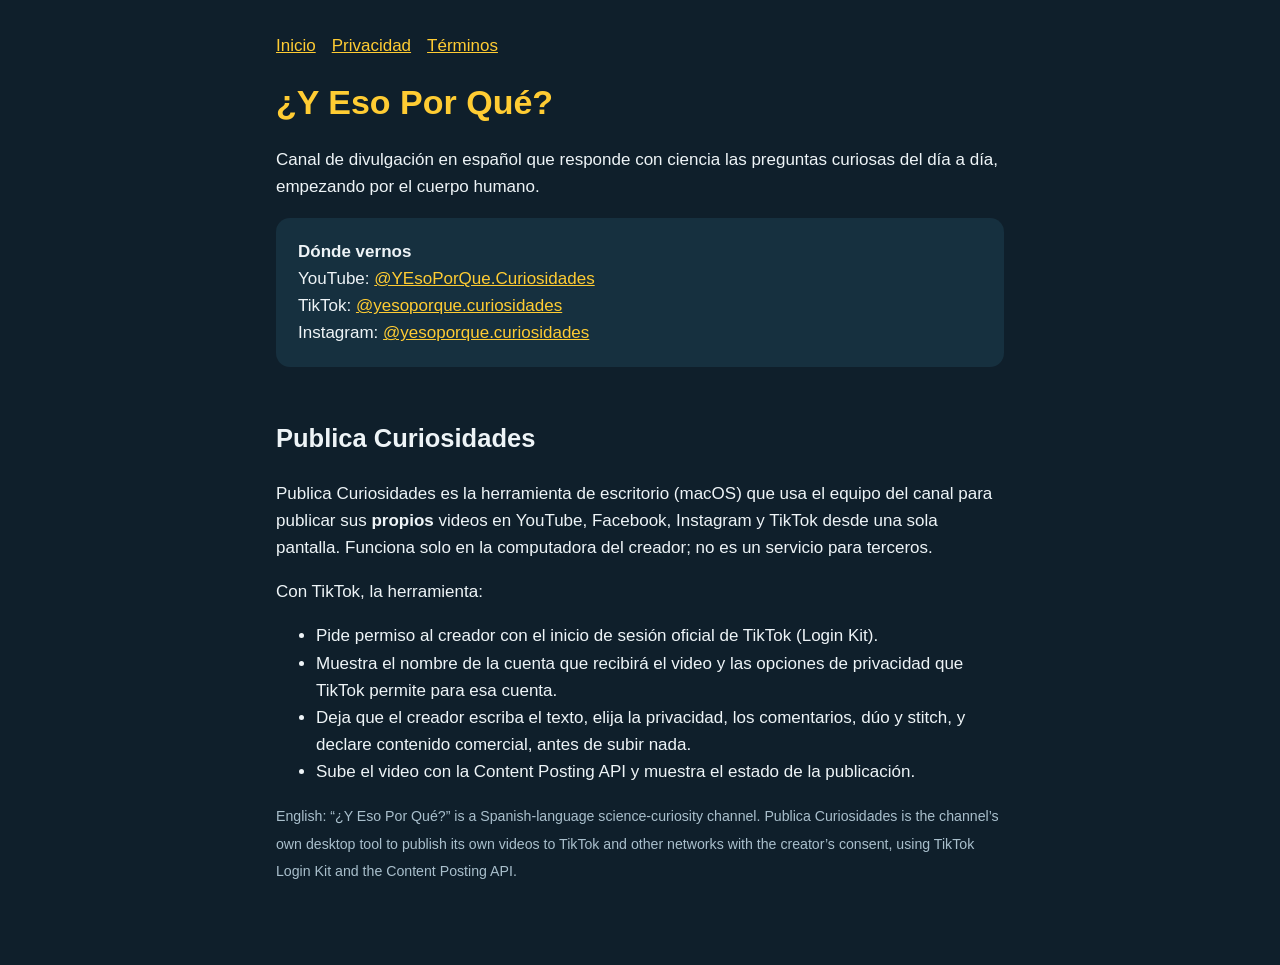
<file: index.html>
<!doctype html><html lang="es"><head><meta charset="utf-8"><meta name="viewport" content="width=device-width,initial-scale=1">
<title>¿Y Eso Por Qué? — Publica Curiosidades</title><link rel="stylesheet" href="estilo.css"></head><body><main>
<nav><a href="index.html">Inicio</a><a href="privacidad.html">Privacidad</a><a href="terminos.html">Términos</a></nav>
<h1>¿Y Eso Por Qué?</h1>
<p>Canal de divulgación en español que responde con ciencia las preguntas curiosas del día a día, empezando por el cuerpo humano.</p>
<div class="card"><b>Dónde vernos</b><br>
YouTube: <a href="https://www.youtube.com/@YEsoPorQue.Curiosidades">@YEsoPorQue.Curiosidades</a><br>
TikTok: <a href="https://www.tiktok.com/@yesoporque.curiosidades">@yesoporque.curiosidades</a><br>
Instagram: <a href="https://www.instagram.com/yesoporque.curiosidades">@yesoporque.curiosidades</a></div>
<h2>Publica Curiosidades</h2>
<p>Publica Curiosidades es la herramienta de escritorio (macOS) que usa el equipo del canal para publicar sus <b>propios</b> videos en
YouTube, Facebook, Instagram y TikTok desde una sola pantalla. Funciona solo en la computadora del creador; no es un servicio para terceros.</p>
<p>Con TikTok, la herramienta:</p>
<ul><li>Pide permiso al creador con el inicio de sesión oficial de TikTok (Login Kit).</li>
<li>Muestra el nombre de la cuenta que recibirá el video y las opciones de privacidad que TikTok permite para esa cuenta.</li>
<li>Deja que el creador escriba el texto, elija la privacidad, los comentarios, dúo y stitch, y declare contenido comercial, antes de subir nada.</li>
<li>Sube el video con la Content Posting API y muestra el estado de la publicación.</li></ul>
<p class="mu"><small>English: “¿Y Eso Por Qué?” is a Spanish-language science-curiosity channel. Publica Curiosidades is the channel’s own
desktop tool to publish its own videos to TikTok and other networks with the creator’s consent, using TikTok Login Kit and the Content Posting API.</small></p>
</main></body></html>
</file>
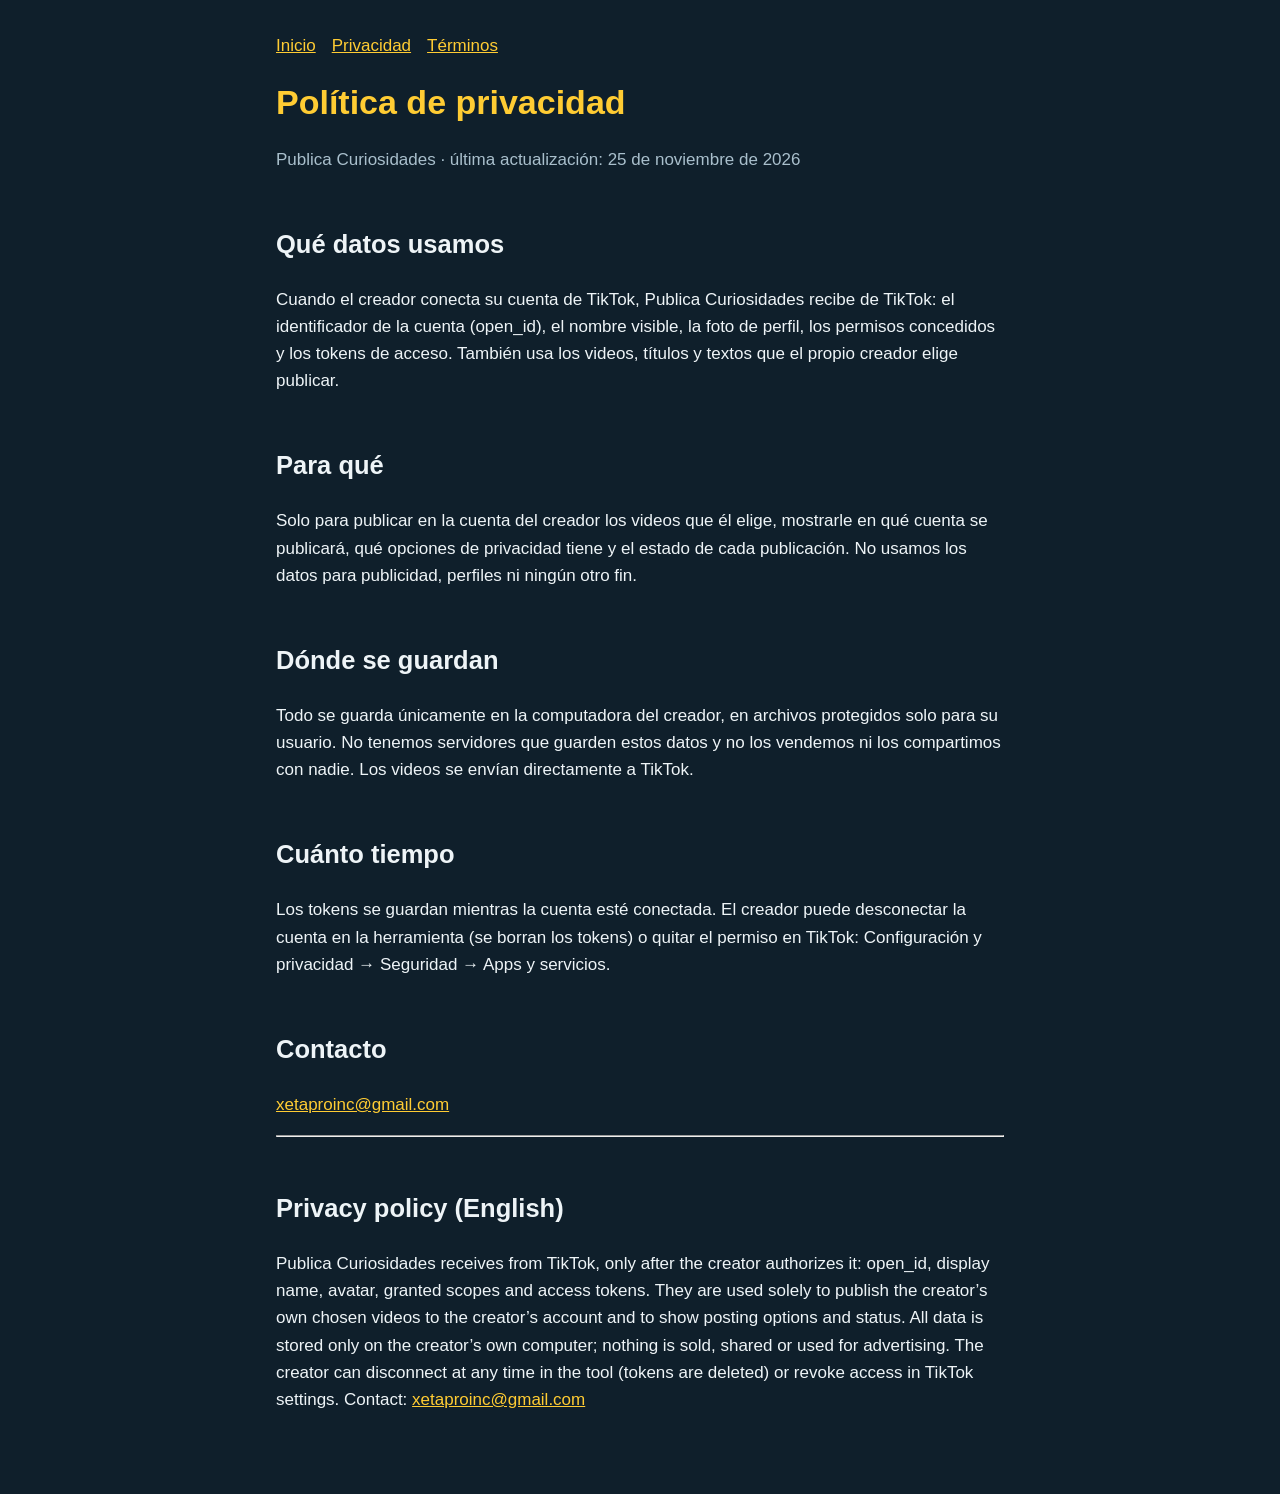
<file: privacidad.html>
<!doctype html><html lang="es"><head><meta charset="utf-8"><meta name="viewport" content="width=device-width,initial-scale=1">
<title>Política de privacidad — Publica Curiosidades</title><link rel="stylesheet" href="estilo.css"></head><body><main>
<nav><a href="index.html">Inicio</a><a href="privacidad.html">Privacidad</a><a href="terminos.html">Términos</a></nav>
<h1>Política de privacidad</h1><p class="mu">Publica Curiosidades · última actualización: 25 de noviembre de 2026</p>
<h2>Qué datos usamos</h2>
<p>Cuando el creador conecta su cuenta de TikTok, Publica Curiosidades recibe de TikTok: el identificador de la cuenta (open_id), el nombre visible,
la foto de perfil, los permisos concedidos y los tokens de acceso. También usa los videos, títulos y textos que el propio creador elige publicar.</p>
<h2>Para qué</h2>
<p>Solo para publicar en la cuenta del creador los videos que él elige, mostrarle en qué cuenta se publicará, qué opciones de privacidad tiene
y el estado de cada publicación. No usamos los datos para publicidad, perfiles ni ningún otro fin.</p>
<h2>Dónde se guardan</h2>
<p>Todo se guarda únicamente en la computadora del creador, en archivos protegidos solo para su usuario. No tenemos servidores que guarden estos datos
y no los vendemos ni los compartimos con nadie. Los videos se envían directamente a TikTok.</p>
<h2>Cuánto tiempo</h2>
<p>Los tokens se guardan mientras la cuenta esté conectada. El creador puede desconectar la cuenta en la herramienta (se borran los tokens) o quitar el
permiso en TikTok: Configuración y privacidad → Seguridad → Apps y servicios.</p>
<h2>Contacto</h2><p><a href="mailto:xetaproinc@gmail.com">xetaproinc@gmail.com</a></p>
<hr><h2>Privacy policy (English)</h2>
<p>Publica Curiosidades receives from TikTok, only after the creator authorizes it: open_id, display name, avatar, granted scopes and access tokens.
They are used solely to publish the creator’s own chosen videos to the creator’s account and to show posting options and status. All data is stored
only on the creator’s own computer; nothing is sold, shared or used for advertising. The creator can disconnect at any time in the tool (tokens are
deleted) or revoke access in TikTok settings. Contact: <a href="mailto:xetaproinc@gmail.com">xetaproinc@gmail.com</a></p>
</main></body></html>
</file>
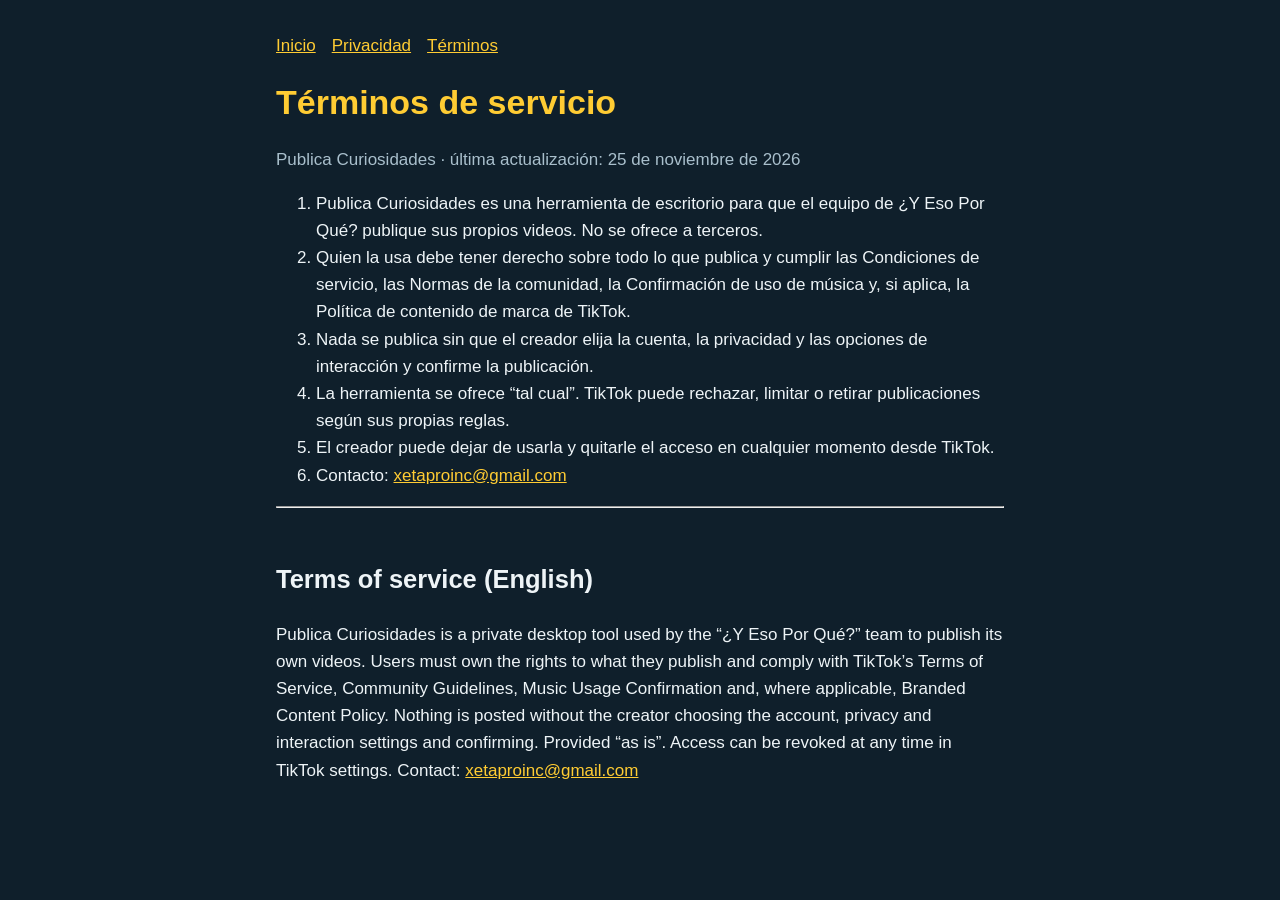
<file: terminos.html>
<!doctype html><html lang="es"><head><meta charset="utf-8"><meta name="viewport" content="width=device-width,initial-scale=1">
<title>Términos de servicio — Publica Curiosidades</title><link rel="stylesheet" href="estilo.css"></head><body><main>
<nav><a href="index.html">Inicio</a><a href="privacidad.html">Privacidad</a><a href="terminos.html">Términos</a></nav>
<h1>Términos de servicio</h1><p class="mu">Publica Curiosidades · última actualización: 25 de noviembre de 2026</p>
<ol>
<li>Publica Curiosidades es una herramienta de escritorio para que el equipo de ¿Y Eso Por Qué? publique sus propios videos. No se ofrece a terceros.</li>
<li>Quien la usa debe tener derecho sobre todo lo que publica y cumplir las Condiciones de servicio, las Normas de la comunidad, la Confirmación de uso de
música y, si aplica, la Política de contenido de marca de TikTok.</li>
<li>Nada se publica sin que el creador elija la cuenta, la privacidad y las opciones de interacción y confirme la publicación.</li>
<li>La herramienta se ofrece “tal cual”. TikTok puede rechazar, limitar o retirar publicaciones según sus propias reglas.</li>
<li>El creador puede dejar de usarla y quitarle el acceso en cualquier momento desde TikTok.</li>
<li>Contacto: <a href="mailto:xetaproinc@gmail.com">xetaproinc@gmail.com</a></li></ol>
<hr><h2>Terms of service (English)</h2>
<p>Publica Curiosidades is a private desktop tool used by the “¿Y Eso Por Qué?” team to publish its own videos. Users must own the rights to what they
publish and comply with TikTok’s Terms of Service, Community Guidelines, Music Usage Confirmation and, where applicable, Branded Content Policy.
Nothing is posted without the creator choosing the account, privacy and interaction settings and confirming. Provided “as is”. Access can be revoked
at any time in TikTok settings. Contact: <a href="mailto:xetaproinc@gmail.com">xetaproinc@gmail.com</a></p>
</main></body></html>
</file>
<file: estilo.css>
:root{--bg:#0f1f2b;--card:#16303f;--tx:#eef4f7;--mu:#a9bfcc;--ac:#ffcc33}
*{box-sizing:border-box}body{margin:0;background:var(--bg);color:var(--tx);font:17px/1.6 -apple-system,Segoe UI,Roboto,sans-serif}
main{max-width:760px;margin:0 auto;padding:32px 16px 64px}h1{color:var(--ac);line-height:1.2}h2{margin-top:2em}
a{color:var(--ac)}.card{background:var(--card);border-radius:14px;padding:20px 22px;margin:18px 0}small,.mu{color:var(--mu)}
nav a{margin-right:16px}
</file>
